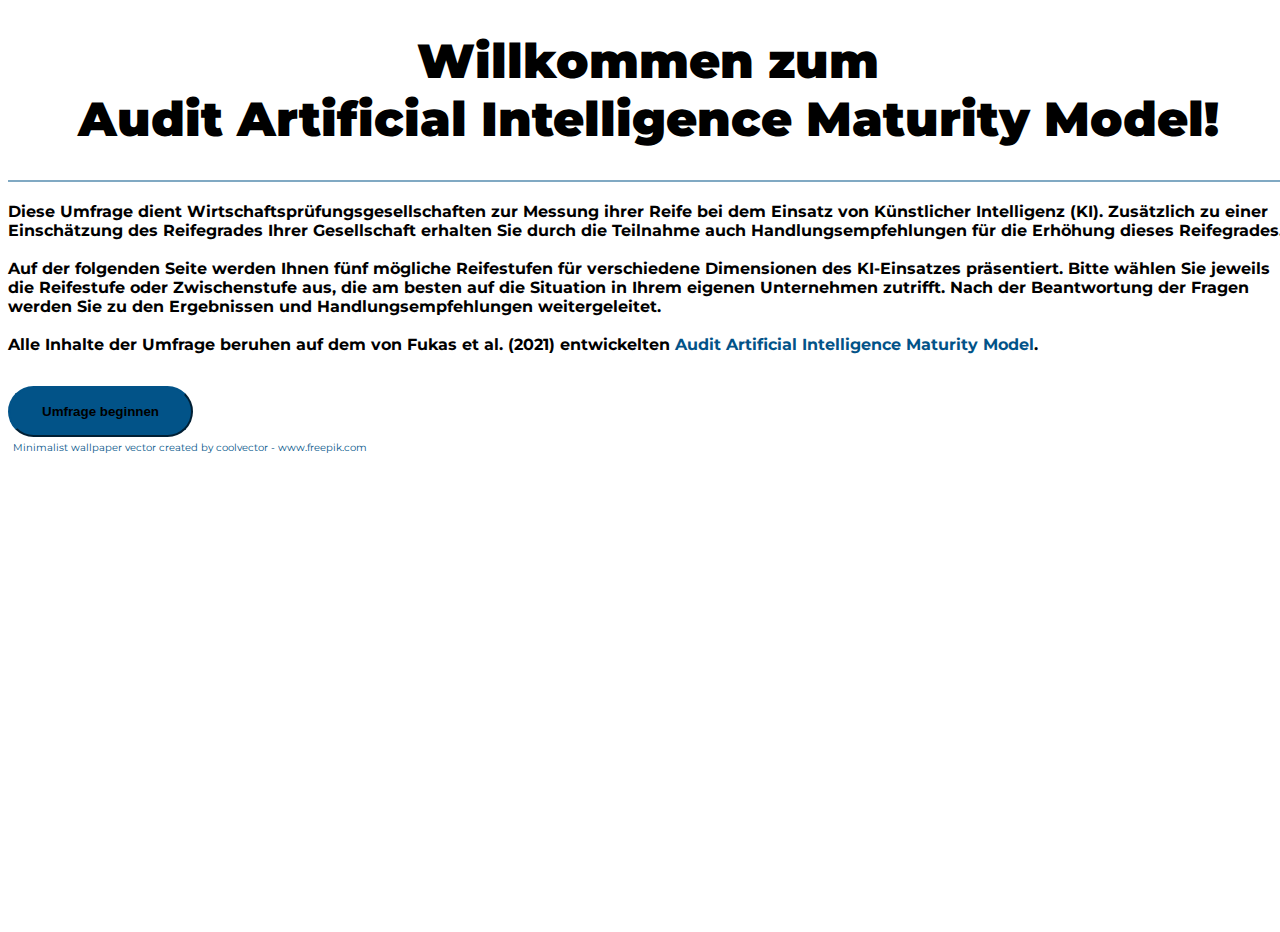
<file: index.html>
<!DOCTYPE html>
<html>
<head>
	<meta charset="utf-8">
	<meta name="viewport" content="width=device-width, initial-scale=1">
	<title>A-AIMM Startseite</title>
	    <link href="https://cdn.jsdelivr.net/npm/bootstrap@5.2.0/dist/css/bootstrap.min.css" rel="stylesheet" integrity="sha384-gH2yIJqKdNHPEq0n4Mqa/HGKIhSkIHeL5AyhkYV8i59U5AR6csBvApHHNl/vI1Bx" crossorigin="anonymous">
	<link rel="stylesheet" type="text/css" href="style.css">
 	<link href="https://fonts.googleapis.com/css2?family=Montserrat&display=swap" rel="stylesheet"> 
</head>

<body>
<div class="container d-flex align-items-center h-100">
      <div class="row">
        <header class="text-center col-12">
        	<h1><strong>Willkommen zum<br> Audit Artificial Intelligence Maturity Model!</strong></h1>
        </header>
       <section class="text-center col-12">
       	<hr>
         <p class="blocktext">
         	<strong>Diese Umfrage dient Wirtschaftsprüfungsgesellschaften zur Messung ihrer Reife bei dem Einsatz von Künstlicher Intelligenz (KI). Zusätzlich zu einer Einschätzung des Reifegrades Ihrer Gesellschaft erhalten Sie durch die Teilnahme auch Handlungsempfehlungen für die Erhöhung dieses Reifegrades. <br> <br>
	          Auf der folgenden Seite werden Ihnen fünf mögliche Reifestufen für verschiedene Dimensionen des KI-Einsatzes präsentiert. Bitte wählen Sie jeweils die Reifestufe oder Zwischenstufe aus, die am besten auf die Situation in Ihrem eigenen Unternehmen zutrifft. Nach der Beantwortung der Fragen werden Sie zu den Ergebnissen und Handlungsempfehlungen weitergeleitet.<br> <br>
	          Alle Inhalte der Umfrage beruhen auf dem von Fukas et al. (2021) entwickelten <a href= "https://www.researchgate.net/publication/352192517_Developing_an_Artificial_Intelligence_Maturity_Model_for_Auditing"><span class="Link-m">Audit Artificial Intelligence Maturity Model</span></a>.
	      </strong>
      </p>
          <div class="buffer col-12"></div>
          <a href="Fragebogen.html">
          <button class="btn btn-primary btn-xl">Umfrage beginnen</button>
          </a>
          </section>
      </div>
        </div>
      <a href="https://www.freepik.com/vectors/minimalist-wallpaper"><div class="Link-s">Minimalist wallpaper vector created by coolvector - www.freepik.com</div></a>
</body>
</html>
</file>
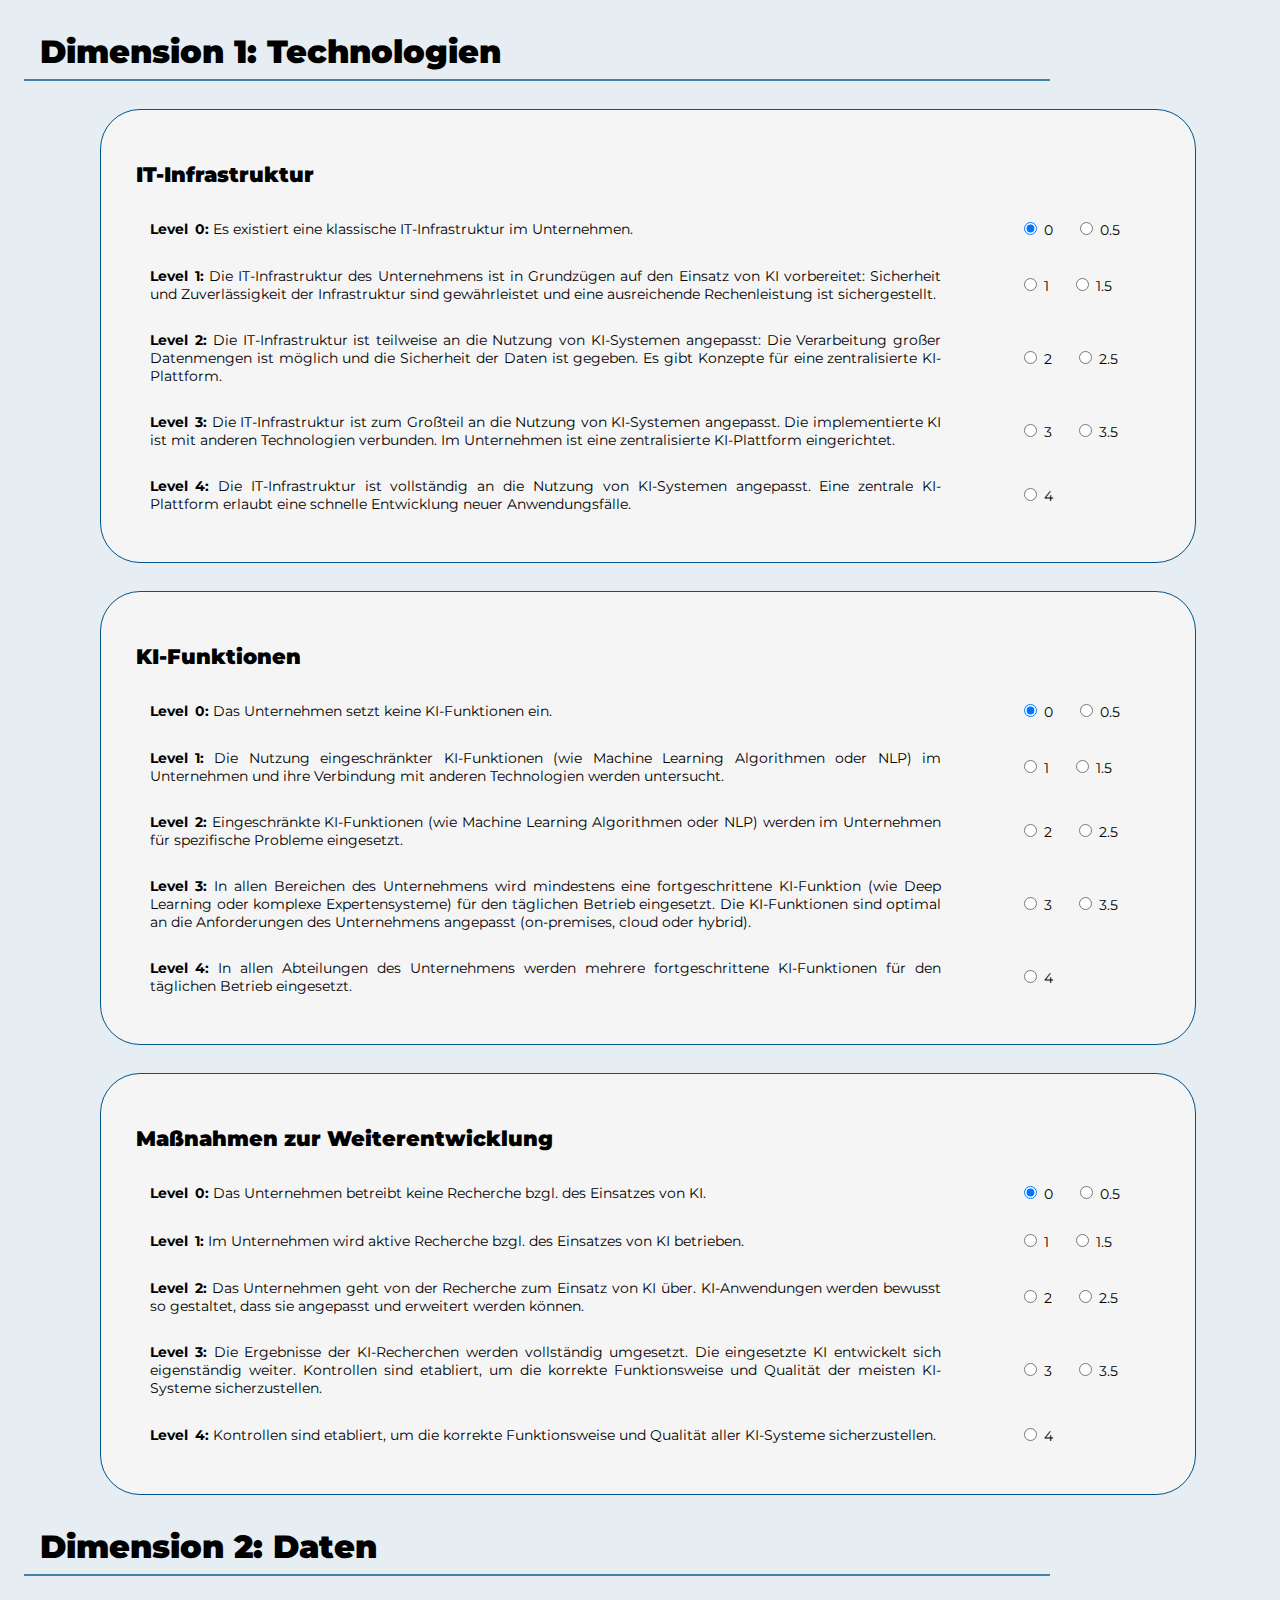
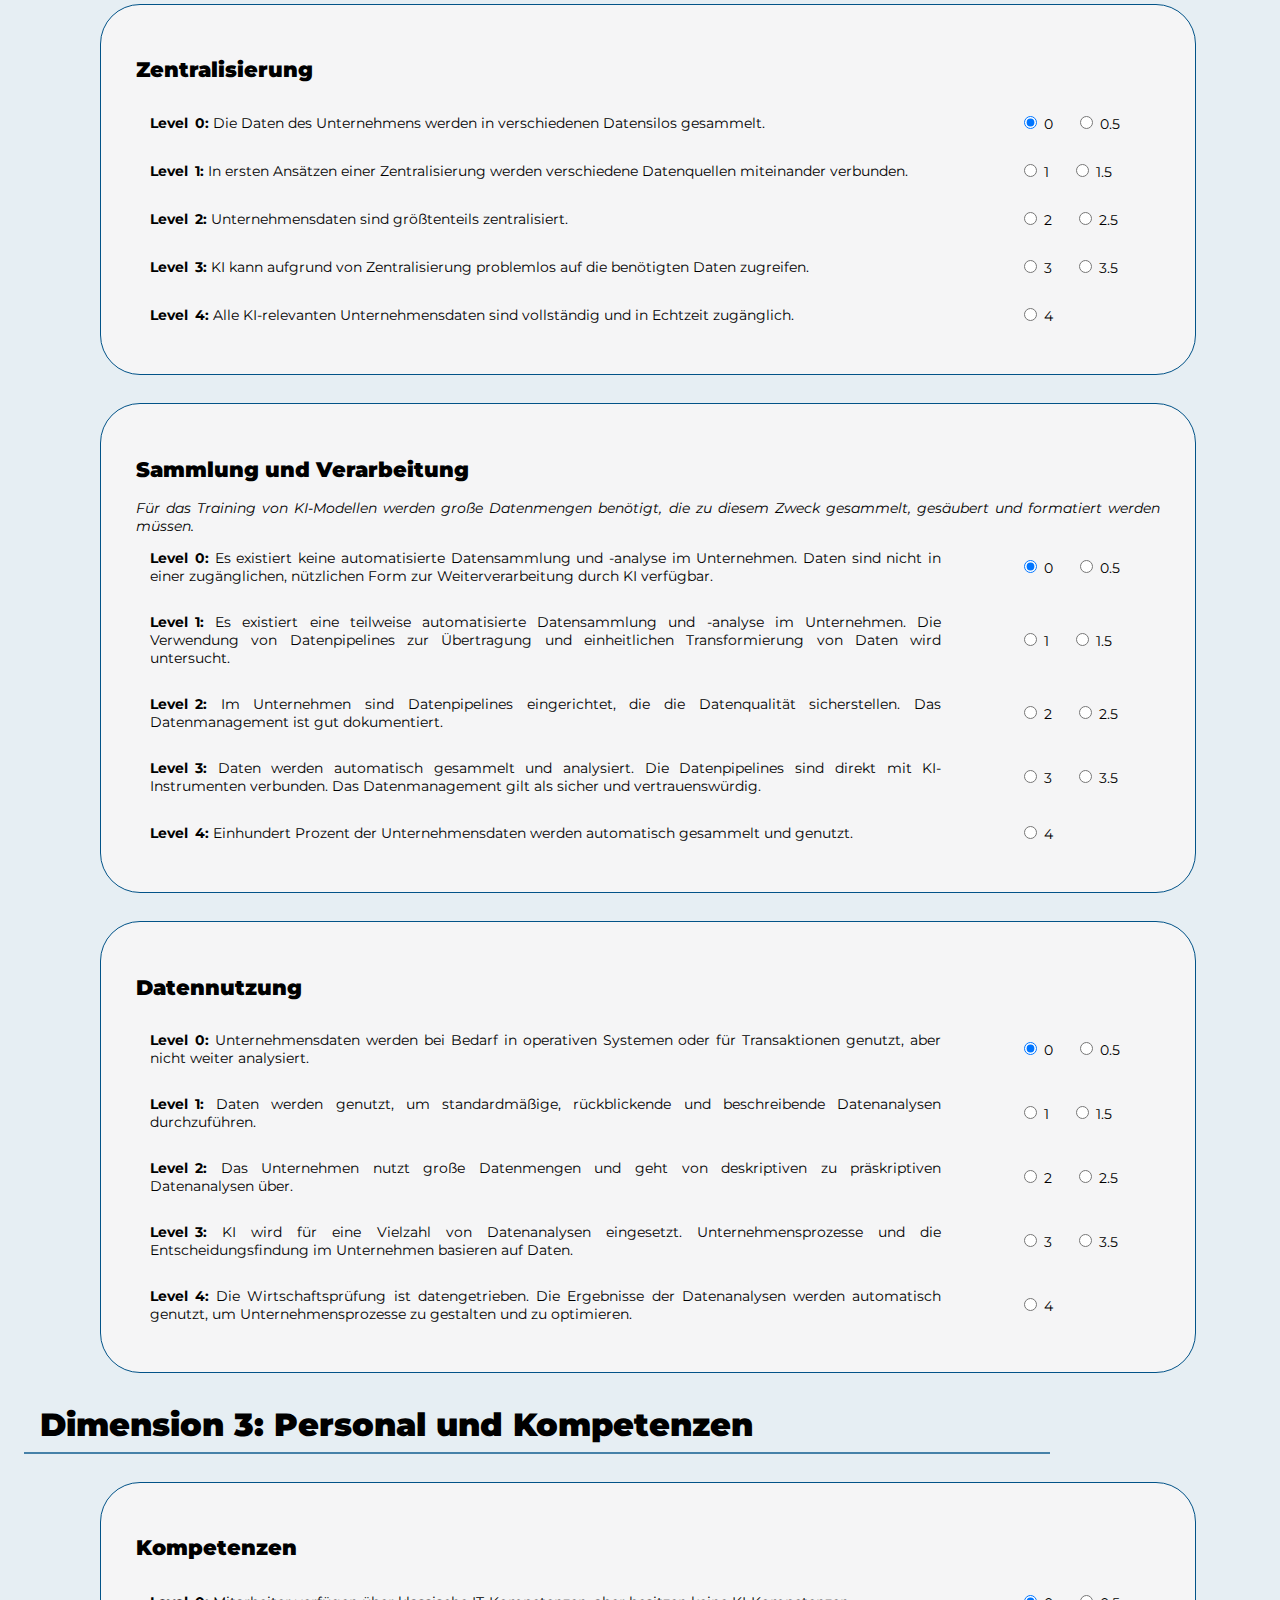
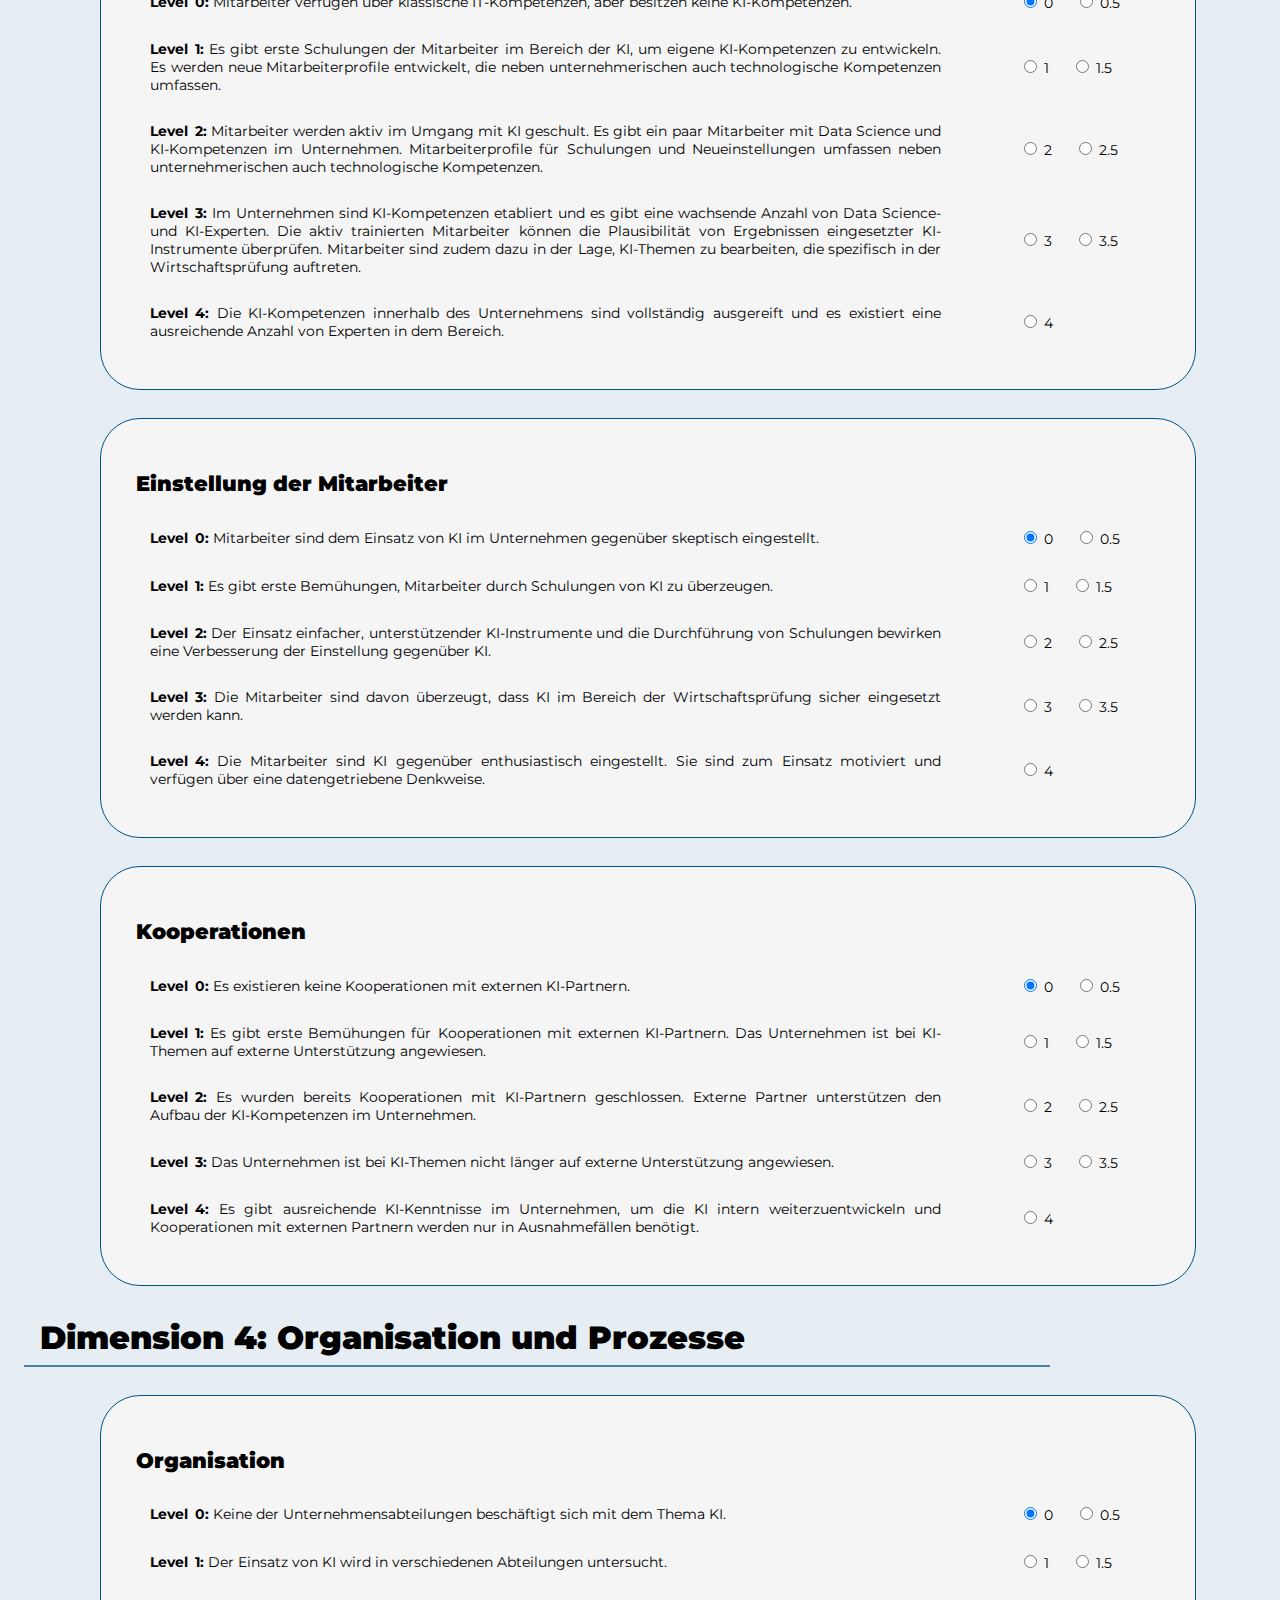
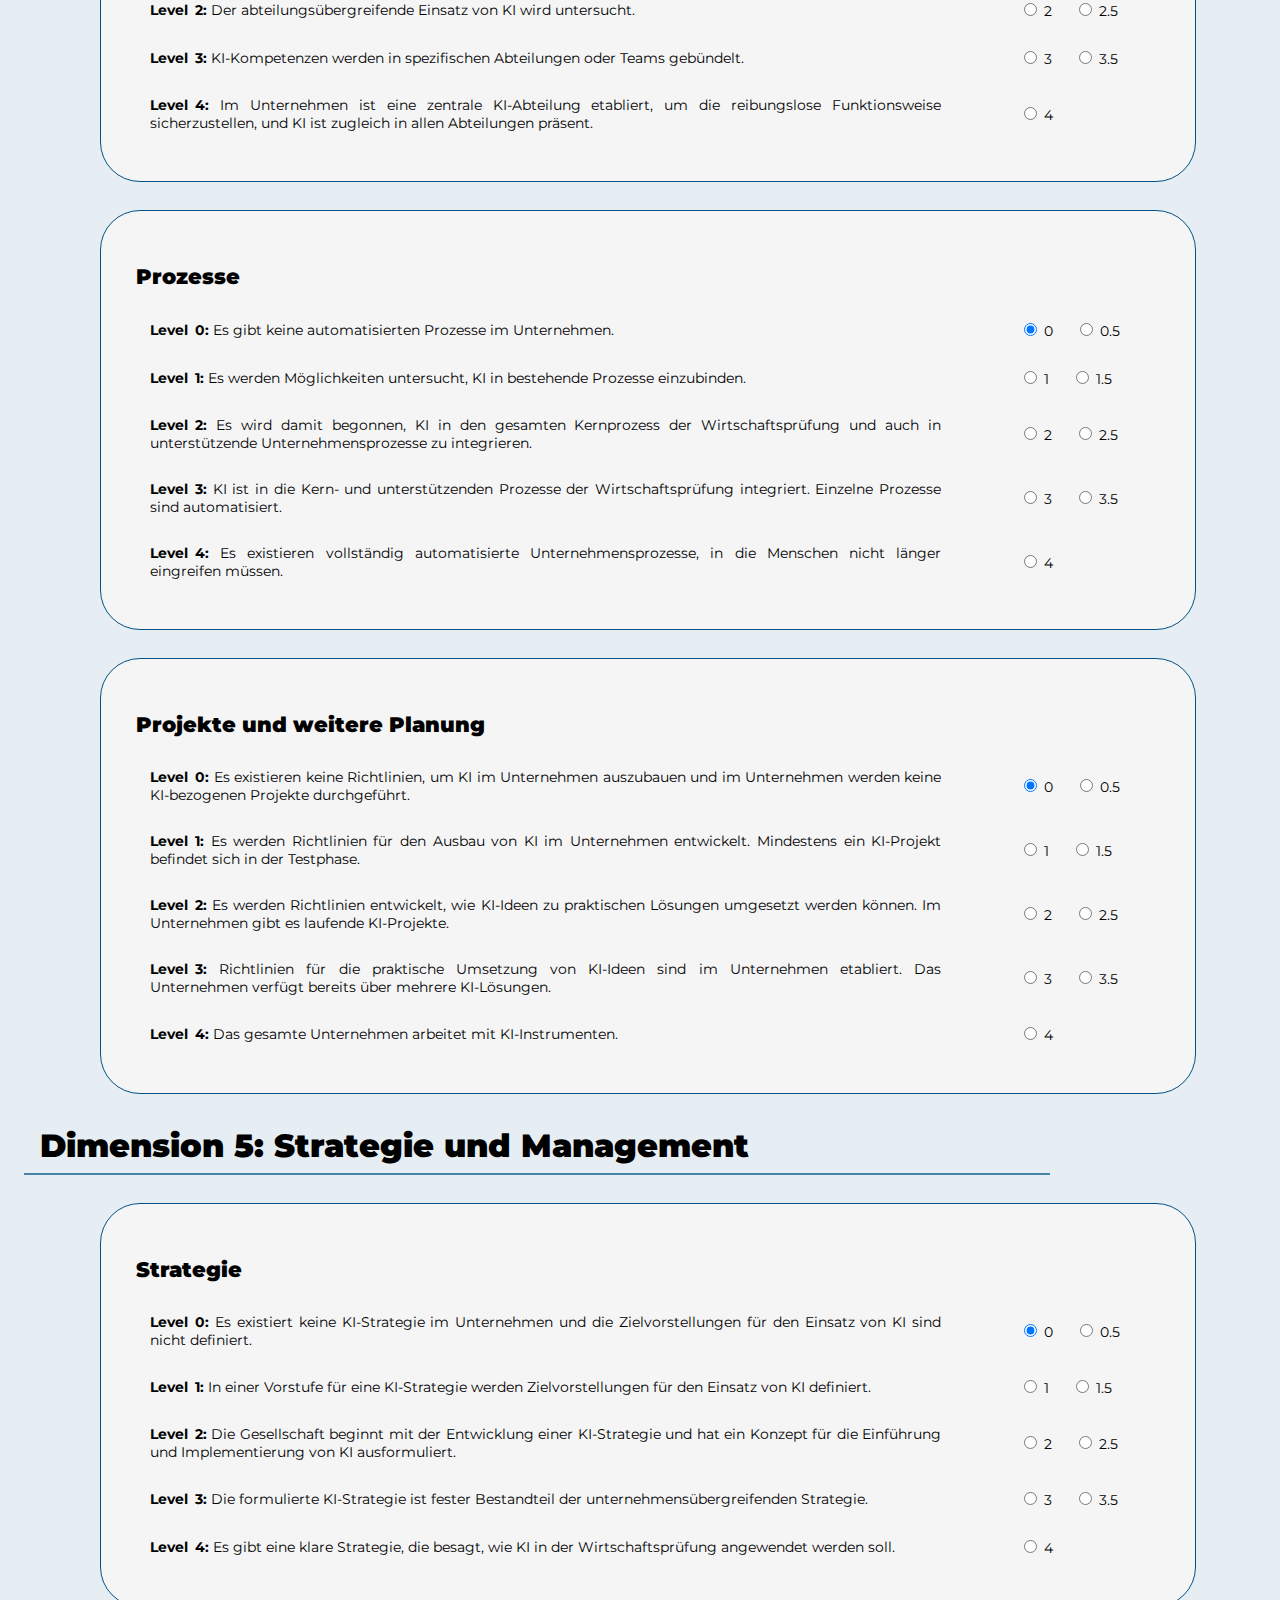
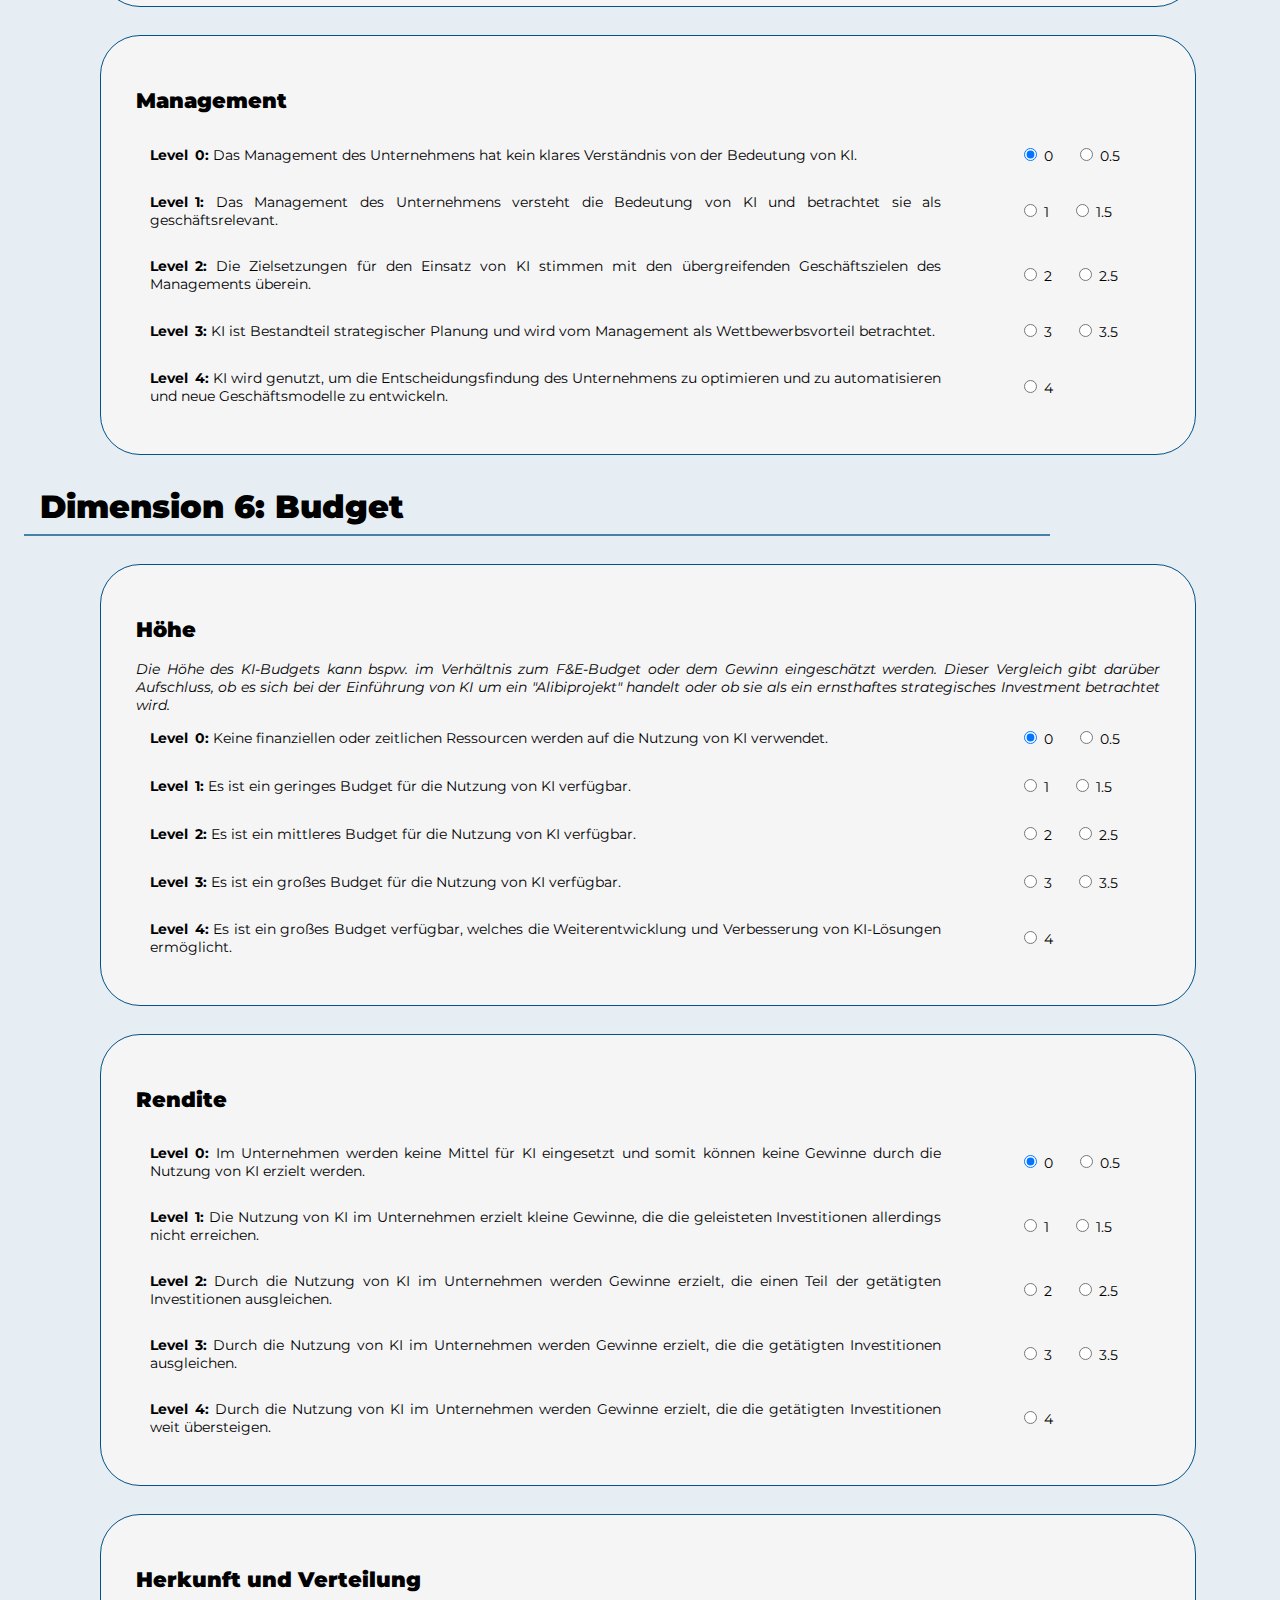
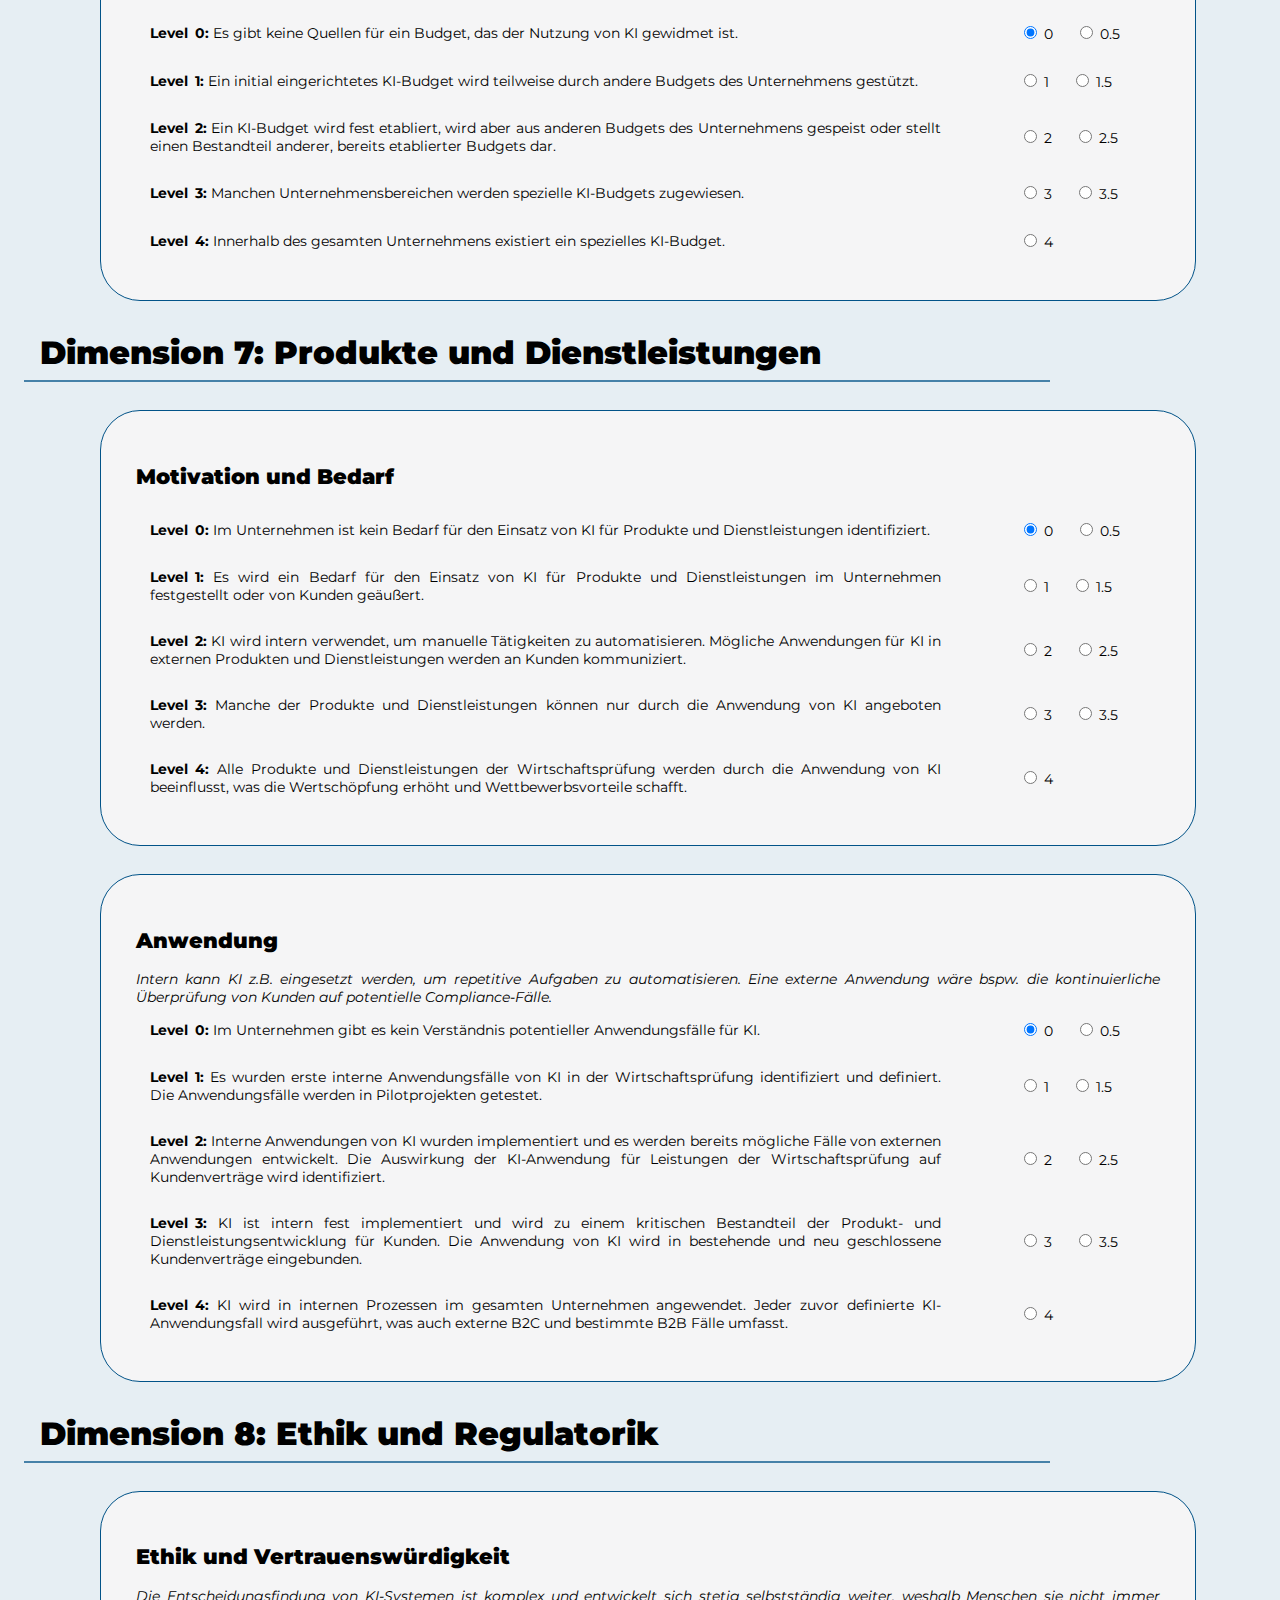
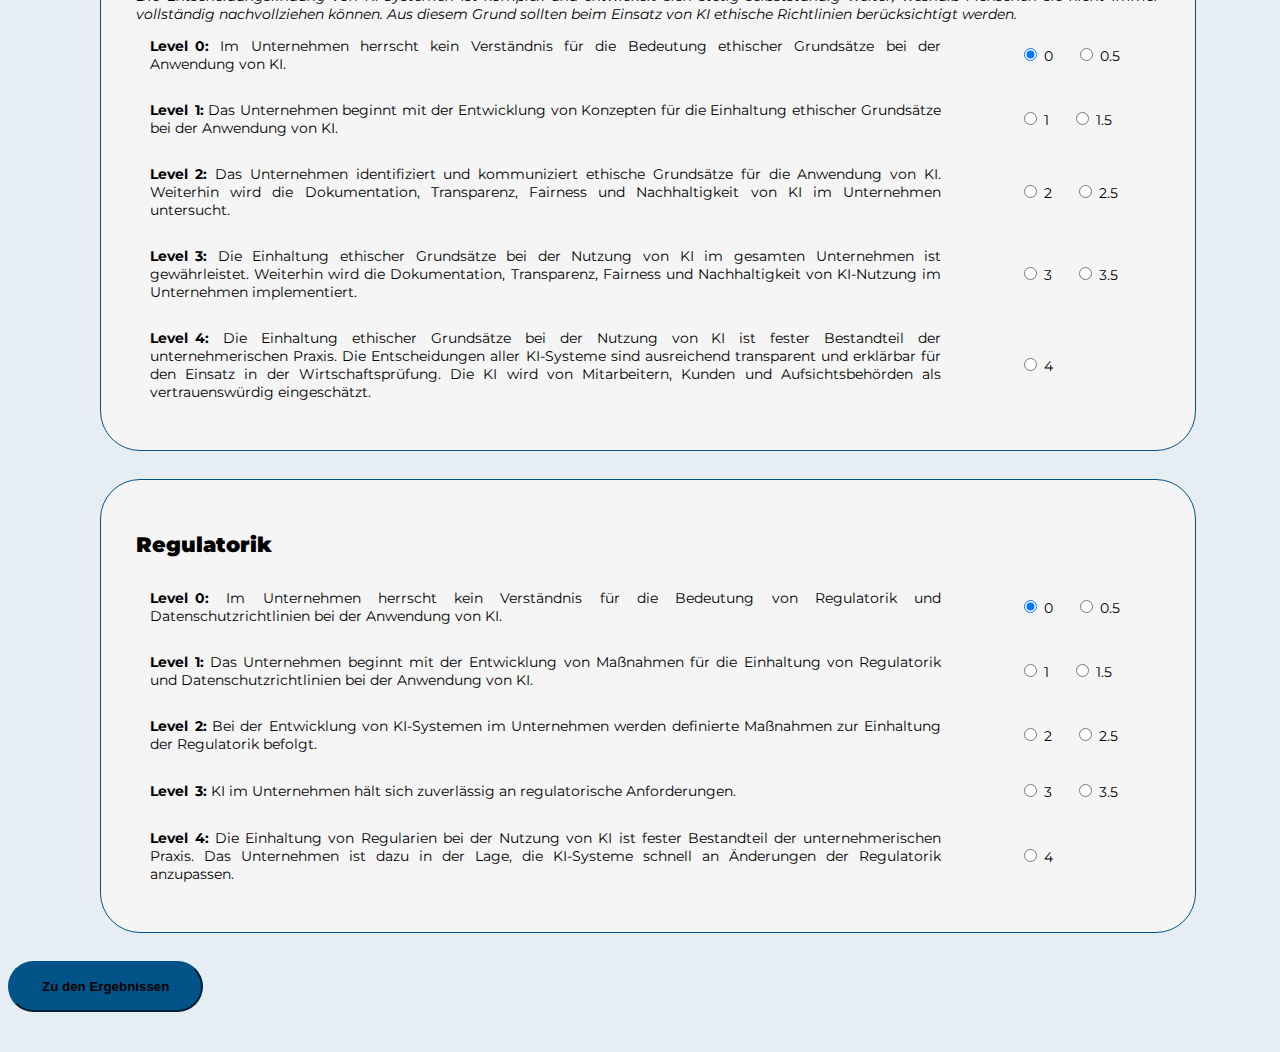
<file: Fragebogen.html>
<!DOCTYPE html>
<html>
<head>
	<meta charset="utf-8">
	<meta name="viewport" content="width=device-width, initial-scale=1">
	<title>
		A-AIMM Fragebogen
	</title>
		<link rel="stylesheet" href="https://cdn.jsdelivr.net/npm/bootstrap@5.2.0/dist/css/bootstrap.min.css" rel="stylesheet" integrity="sha384-gH2yIJqKdNHPEq0n4Mqa/HGKIhSkIHeL5AyhkYV8i59U5AR6csBvApHHNl/vI1Bx" crossorigin="anonymous">
	<link rel="stylesheet" type="text/css" href="style2.css">
 	<link href="https://fonts.googleapis.com/css2?family=Montserrat&display=swap" rel="stylesheet"> 
</head>
<body>
	<!-- Dimension 1: Technologien -->
	<h1><strong>Dimension 1: Technologien</strong></h1><hr>
	<div class="Fragenblock"><h2><strong>IT-Infrastruktur</strong></h2>
		<form>
			<div class="container">
				<div class="Frage"><strong>Level&ensp;0:</strong> Es existiert eine klassische IT-Infrastruktur im Unternehmen.</div>
				<div class="Boxen1"><input type="radio" name="Infrastruktur" value="0" checked="checked"> 0 &emsp;  <input type="radio" name="Infrastruktur" value="0.5"> 0.5</div>
				<div class="Frage"><strong>Level&ensp;1:</strong> Die IT-Infrastruktur des Unternehmens ist in Grundzügen auf den Einsatz von KI vorbereitet: Sicherheit und Zuverlässigkeit der Infrastruktur sind gewährleistet und eine ausreichende Rechenleistung ist sichergestellt.</div>
				<div class="Boxen1"><input type="radio" name="Infrastruktur" value="1"> 1 &emsp; <input type="radio" name="Infrastruktur" value="1.5"> 1.5</div>
				<div class="Frage"><strong>Level&ensp;2:</strong> Die IT-Infrastruktur ist teilweise an die Nutzung von KI-Systemen angepasst: Die Verarbeitung großer Datenmengen ist möglich und die Sicherheit der Daten ist gegeben. Es gibt Konzepte für eine zentralisierte KI-Plattform.</div>
				<div class="Boxen1"><input type="radio" name="Infrastruktur" value="2"> 2 &emsp; <input type="radio" name="Infrastruktur" value="2.5"> 2.5</div>
				<div class="Frage"><strong>Level&ensp;3:</strong> Die IT-Infrastruktur ist zum Großteil an die Nutzung von KI-Systemen angepasst. Die implementierte KI ist mit anderen Technologien verbunden. Im Unternehmen ist eine zentralisierte KI-Plattform eingerichtet.</div>
				<div class="Boxen1"><input type="radio" name="Infrastruktur" value="3"> 3 &emsp; <input type="radio" name="Infrastruktur" value="3.5"> 3.5</div>
				<div class="Frage"><strong>Level&ensp;4:</strong> Die IT-Infrastruktur ist vollständig an die Nutzung von KI-Systemen angepasst. Eine zentrale KI-Plattform erlaubt eine schnelle Entwicklung neuer Anwendungsfälle.</div>
				<div class="Boxen1"><input type="radio" name="Infrastruktur" value="4"> 4</div></div>
		</div></form>
	<div class="Fragenblock"><h2><strong>KI-Funktionen</strong></h2>
				<div class="container">
					<div class="Frage"><strong>Level&ensp;0:</strong> Das Unternehmen setzt keine KI-Funktionen ein.</div>
					<div class="Boxen2"><input type="radio" name="KI-Funktionen" value="0" checked="checked"> 0 &emsp;  <input type="radio" name="KI-Funktionen" value="0.5"> 0.5</div>
					<div class="Frage"><strong>Level&ensp;1:</strong> Die Nutzung eingeschränkter KI-Funktionen (wie Machine Learning Algorithmen oder NLP) im Unternehmen und ihre Verbindung mit anderen Technologien werden untersucht.</div>
					<div class="Boxen2"><input type="radio" name="KI-Funktionen" value="1"> 1 &emsp; <input type="radio" name="KI-Funktionen" value="1.5"> 1.5</div>
					<div class="Frage"><strong>Level&ensp;2:</strong> Eingeschränkte KI-Funktionen (wie Machine Learning Algorithmen oder NLP)  werden im Unternehmen für spezifische Probleme eingesetzt.</div>
					<div class="Boxen2"><input type="radio" name="KI-Funktionen" value="2"> 2 &emsp; <input type="radio" name="KI-Funktionen" value="2.5"> 2.5</div>
					<div class="Frage"><strong>Level&ensp;3:</strong> In allen Bereichen des Unternehmens wird mindestens eine fortgeschrittene KI-Funktion (wie Deep Learning oder komplexe Expertensysteme) für den täglichen Betrieb eingesetzt. Die KI-Funktionen sind optimal an die Anforderungen des Unternehmens angepasst (on-premises, cloud oder hybrid).</div>
					<div class="Boxen2"><input type="radio" name="KI-Funktionen" value="3"> 3 &emsp; <input type="radio" name="KI-Funktionen" value="3.5"> 3.5</div>
					<div class="Frage"><strong>Level&ensp;4:</strong> In allen Abteilungen des Unternehmens werden mehrere fortgeschrittene KI-Funktionen für den täglichen Betrieb eingesetzt.</div>
					<div class="Boxen2"><input type="radio" name="KI-Funktionen" value="4"> 4</div></div>
		</div>
	<div class="Fragenblock"><h2><strong>Maßnahmen zur Weiterentwicklung</strong></h2>
				<div class="container">
					<div class="Frage"><strong>Level&ensp;0:</strong> Das Unternehmen betreibt keine Recherche bzgl. des Einsatzes von KI.</div>
					<div class="Boxen3"><input type="radio" name="Maßnahmen" value="0" checked="checked"> 0 &emsp;  <input type="radio" name="Maßnahmen" value="0.5"> 0.5</div>
					<div class="Frage"><strong>Level&ensp;1:</strong> Im Unternehmen wird aktive Recherche bzgl. des Einsatzes von KI betrieben.</div>
					<div class="Boxen3"><input type="radio" name="Maßnahmen" value="1"> 1 &emsp; <input type="radio" name="Maßnahmen" value="1.5"> 1.5</div>
					<div class="Frage"><strong>Level&ensp;2:</strong> Das Unternehmen geht von der Recherche zum Einsatz von KI über. KI-Anwendungen werden bewusst so gestaltet, dass sie angepasst und erweitert werden können. </div>
					<div class="Boxen3"><input type="radio" name="Maßnahmen" value="2"> 2 &emsp; <input type="radio" name="Maßnahmen" value="2.5"> 2.5</div>
					<div class="Frage"><strong>Level&ensp;3:</strong> Die Ergebnisse der KI-Recherchen werden vollständig umgesetzt. Die eingesetzte KI entwickelt sich eigenständig weiter. Kontrollen sind etabliert, um die korrekte Funktionsweise und Qualität der meisten KI-Systeme sicherzustellen.</div>
					<div class="Boxen3"><input type="radio" name="Maßnahmen" value="3"> 3 &emsp; <input type="radio" name="Maßnahmen" value="3.5"> 3.5</div>
					<div class="Frage"><strong>Level&ensp;4:</strong> Kontrollen sind etabliert, um die korrekte Funktionsweise und Qualität aller KI-Systeme sicherzustellen.</div>
					<div class="Boxen3"><input type="radio" name="Maßnahmen" value="4"> 4</div></div>
		</div>
	<!-- Dimension 2: Daten -->
		<h1><strong>Dimension 2: Daten</strong></h1><hr>
	<div class="Fragenblock"><h2><strong>Zentralisierung</strong></h2>
		<form>
			<div class="container">
				<div class="Frage"><strong>Level&ensp;0:</strong> Die Daten des Unternehmens werden in verschiedenen Datensilos gesammelt. </div>
				<div class="Boxen4"><input type="radio" name="Zentralisierung" value="0" checked="checked"> 0 &emsp;  <input type="radio" name="Zentralisierung" value="0.5"> 0.5</div>
				<div class="Frage"><strong>Level&ensp;1:</strong> In ersten Ansätzen einer Zentralisierung werden verschiedene Datenquellen miteinander verbunden.</div>
				<div class="Boxen4"><input type="radio" name="Zentralisierung" value="1"> 1 &emsp; <input type="radio" name="Zentralisierung" value="1.5"> 1.5</div>
				<div class="Frage"><strong>Level&ensp;2:</strong> Unternehmensdaten sind größtenteils zentralisiert.</div>
				<div class="Boxen4"><input type="radio" name="Zentralisierung" value="2"> 2 &emsp; <input type="radio" name="Zentralisierung" value="2.5"> 2.5</div>
				<div class="Frage"><strong>Level&ensp;3:</strong> KI kann aufgrund von Zentralisierung problemlos auf die benötigten Daten zugreifen.</div>
				<div class="Boxen4"><input type="radio" name="Zentralisierung" value="3"> 3 &emsp; <input type="radio" name="Zentralisierung" value="3.5"> 3.5</div>
				<div class="Frage"><strong>Level&ensp;4:</strong> Alle KI-relevanten Unternehmensdaten sind vollständig und in Echtzeit zugänglich.</div>
				<div class="Boxen4"><input type="radio" name="Zentralisierung" value="4"> 4</div></div>
		</div></form>
	<div class="Fragenblock"><h2><strong>Sammlung und Verarbeitung</strong></h2>
		<em>Für das Training von KI-Modellen werden große Datenmengen benötigt, die zu diesem Zweck gesammelt, gesäubert und formatiert werden müssen.</em>
				<div class="container">
					<div class="Frage"><strong>Level&ensp;0:</strong> Es existiert keine automatisierte Datensammlung und -analyse im Unternehmen. Daten sind nicht in einer zugänglichen, nützlichen Form zur Weiterverarbeitung durch KI verfügbar.</div>
					<div class="Boxen5"><input type="radio" name="Sammlung" value="0" checked="checked"> 0 &emsp;  <input type="radio" name="Sammlung" value="0.5"> 0.5</div>
					<div class="Frage"><strong>Level&ensp;1:</strong> Es existiert eine teilweise automatisierte Datensammlung und -analyse im Unternehmen. Die Verwendung von Datenpipelines zur Übertragung und einheitlichen Transformierung von Daten wird untersucht.</div>
					<div class="Boxen5"><input type="radio" name="Sammlung" value="1"> 1 &emsp; <input type="radio" name="Sammlung" value="1.5"> 1.5</div>
					<div class="Frage"><strong>Level&ensp;2:</strong> Im Unternehmen sind Datenpipelines eingerichtet, die die Datenqualität sicherstellen. Das Datenmanagement ist gut dokumentiert.</div>
					<div class="Boxen5"><input type="radio" name="Sammlung" value="2"> 2 &emsp; <input type="radio" name="Sammlung" value="2.5"> 2.5</div>
					<div class="Frage"><strong>Level&ensp;3:</strong> Daten werden automatisch gesammelt und analysiert. Die Datenpipelines sind direkt mit KI-Instrumenten verbunden. Das Datenmanagement gilt als sicher und vertrauenswürdig.</div>
					<div class="Boxen5"><input type="radio" name="Sammlung" value="3"> 3 &emsp; <input type="radio" name="Sammlung" value="3.5"> 3.5</div>
					<div class="Frage"><strong>Level&ensp;4:</strong> Einhundert Prozent der Unternehmensdaten werden automatisch gesammelt und genutzt.</div>
					<div class="Boxen5"><input type="radio" name="Sammlung" value="4"> 4</div></div>
		</div>
	<div class="Fragenblock"><h2><strong>Datennutzung</strong></h2>
				<div class="container">
					<div class="Frage"><strong>Level&ensp;0:</strong> Unternehmensdaten werden bei Bedarf in operativen Systemen oder für Transaktionen genutzt, aber nicht weiter analysiert.</div>
					<div class="Boxen6"><input type="radio" name="Datennutzung" value="0" checked="checked"> 0 &emsp;  <input type="radio" name="Datennutzung" value="0.5"> 0.5</div>
					<div class="Frage"><strong>Level&ensp;1:</strong> Daten werden genutzt, um standardmäßige, rückblickende und beschreibende Datenanalysen durchzuführen.</div>
					<div class="Boxen6"><input type="radio" name="Datennutzung" value="1"> 1 &emsp; <input type="radio" name="Datennutzung" value="1.5"> 1.5</div>
					<div class="Frage"><strong>Level&ensp;2:</strong> Das Unternehmen nutzt große Datenmengen und geht von deskriptiven zu präskriptiven Datenanalysen über. </div>
					<div class="Boxen6"><input type="radio" name="Datennutzung" value="2"> 2 &emsp; <input type="radio" name="Datennutzung" value="2.5"> 2.5</div>
					<div class="Frage"><strong>Level&ensp;3:</strong> KI wird für eine Vielzahl von Datenanalysen eingesetzt.
					Unternehmensprozesse und die Entscheidungsfindung im Unternehmen basieren auf Daten.</div>
					<div class="Boxen6"><input type="radio" name="Datennutzung" value="3"> 3 &emsp; <input type="radio" name="Datennutzung" value="3.5"> 3.5</div>
					<div class="Frage"><strong>Level&ensp;4:</strong> Die Wirtschaftsprüfung ist datengetrieben. Die Ergebnisse der Datenanalysen werden automatisch genutzt, um Unternehmensprozesse zu gestalten und zu optimieren.</div>
					<div class="Boxen6"><input type="radio" name="Datennutzung" value="4"> 4</div></div>
		</div>
	<!-- Dimension 3: Personal und Kompetenzen -->
	<h1><strong>Dimension 3: Personal und Kompetenzen</strong></h1><hr>
	<div class="Fragenblock"><h2><strong>Kompetenzen</strong></h2>
		<form>
			<div class="container">
				<div class="Frage"><strong>Level&ensp;0:</strong> Mitarbeiter verfügen über klassische IT-Kompetenzen, aber besitzen keine KI-Kompetenzen. </div>
				<div class="Boxen7"><input type="radio" name="Kompetenzen" value="0" checked="checked"> 0 &emsp;  <input type="radio" name="Kompetenzen" value="0.5"> 0.5</div>
				<div class="Frage"><strong>Level&ensp;1:</strong> Es gibt erste Schulungen der Mitarbeiter im Bereich der KI, um eigene KI-Kompetenzen zu entwickeln. Es werden neue Mitarbeiterprofile entwickelt, die neben unternehmerischen auch technologische Kompetenzen umfassen.</div>
				<div class="Boxen7"><input type="radio" name="Kompetenzen" value="1"> 1 &emsp; <input type="radio" name="Kompetenzen" value="1.5"> 1.5</div>
				<div class="Frage"><strong>Level&ensp;2:</strong> Mitarbeiter werden aktiv im Umgang mit KI geschult. Es gibt ein paar Mitarbeiter mit Data Science und KI-Kompetenzen im Unternehmen. Mitarbeiterprofile für Schulungen und Neueinstellungen umfassen neben unternehmerischen auch technologische Kompetenzen.</div>
				<div class="Boxen7"><input type="radio" name="Kompetenzen" value="2"> 2 &emsp; <input type="radio" name="Kompetenzen" value="2.5"> 2.5</div>
				<div class="Frage"><strong>Level&ensp;3:</strong> Im Unternehmen sind KI-Kompetenzen etabliert und es gibt eine wachsende Anzahl von Data Science- und KI-Experten. Die aktiv trainierten Mitarbeiter können die Plausibilität von Ergebnissen eingesetzter KI-Instrumente überprüfen. Mitarbeiter sind zudem dazu in der Lage, KI-Themen zu bearbeiten, die spezifisch in der Wirtschaftsprüfung auftreten.</div>
				<div class="Boxen7"><input type="radio" name="Kompetenzen" value="3"> 3 &emsp; <input type="radio" name="Kompetenzen" value="3.5"> 3.5</div>
				<div class="Frage"><strong>Level&ensp;4:</strong> Die KI-Kompetenzen innerhalb des Unternehmens sind vollständig ausgereift und es existiert eine ausreichende Anzahl von Experten in dem Bereich.</div>
				<div class="Boxen7"><input type="radio" name="Kompetenzen" value="4"> 4</div></div>
		</div></form>
	<div class="Fragenblock"><h2><strong>Einstellung der Mitarbeiter</strong></h2>
				<div class="container">
					<div class="Frage"><strong>Level&ensp;0:</strong> Mitarbeiter sind dem Einsatz von KI im Unternehmen gegenüber skeptisch eingestellt.</div>
					<div class="Boxen8"><input type="radio" name="Mitarbeiter" value="0" checked="checked"> 0 &emsp;  <input type="radio" name="Mitarbeiter" value="0.5"> 0.5</div>
					<div class="Frage"><strong>Level&ensp;1:</strong> Es gibt erste Bemühungen, Mitarbeiter durch Schulungen von KI zu überzeugen. </div>
					<div class="Boxen8"><input type="radio" name="Mitarbeiter" value="1"> 1 &emsp; <input type="radio" name="Mitarbeiter" value="1.5"> 1.5</div>
					<div class="Frage"><strong>Level&ensp;2:</strong> Der Einsatz einfacher, unterstützender KI-Instrumente und die Durchführung von Schulungen bewirken eine Verbesserung der Einstellung gegenüber KI.</div>
					<div class="Boxen8"><input type="radio" name="Mitarbeiter" value="2"> 2 &emsp; <input type="radio" name="Mitarbeiter" value="2.5"> 2.5</div>
					<div class="Frage"><strong>Level&ensp;3:</strong> Die Mitarbeiter sind davon überzeugt, dass KI im Bereich der Wirtschaftsprüfung sicher eingesetzt werden kann.</div>
					<div class="Boxen8"><input type="radio" name="Mitarbeiter" value="3"> 3 &emsp; <input type="radio" name="Mitarbeiter" value="3.5"> 3.5</div>
					<div class="Frage"><strong>Level&ensp;4:</strong> Die Mitarbeiter sind KI gegenüber enthusiastisch eingestellt. Sie sind zum Einsatz motiviert und verfügen über eine datengetriebene Denkweise.</div>
					<div class="Boxen8"><input type="radio" name="Mitarbeiter" value="4"> 4</div></div>
		</div>
	<div class="Fragenblock"><h2><strong>Kooperationen</strong></h2>
				<div class="container">
					<div class="Frage"><strong>Level&ensp;0:</strong> Es existieren keine Kooperationen mit externen KI-Partnern.</div>
					<div class="Boxen9"><input type="radio" name="Kooperationen" value="0" checked="checked"> 0 &emsp;  <input type="radio" name="Kooperationen" value="0.5"> 0.5</div>
					<div class="Frage"><strong>Level&ensp;1:</strong> Es gibt erste Bemühungen für Kooperationen mit externen KI-Partnern. Das Unternehmen ist bei KI-Themen auf externe Unterstützung angewiesen. </div>
					<div class="Boxen9"><input type="radio" name="Kooperationen" value="1"> 1 &emsp; <input type="radio" name="Kooperationen" value="1.5"> 1.5</div>
					<div class="Frage"><strong>Level&ensp;2:</strong> Es wurden bereits Kooperationen mit KI-Partnern geschlossen. Externe Partner unterstützen den Aufbau der KI-Kompetenzen im Unternehmen. </div>
					<div class="Boxen9"><input type="radio" name="Kooperationen" value="2"> 2 &emsp; <input type="radio" name="Kooperationen" value="2.5"> 2.5</div>
					<div class="Frage"><strong>Level&ensp;3:</strong> Das Unternehmen ist bei KI-Themen nicht länger auf externe Unterstützung angewiesen.</div>
					<div class="Boxen9"><input type="radio" name="Kooperationen" value="3"> 3 &emsp; <input type="radio" name="Kooperationen" value="3.5"> 3.5</div>
					<div class="Frage"><strong>Level&ensp;4:</strong> Es gibt ausreichende KI-Kenntnisse im Unternehmen, um die KI intern weiterzuentwickeln und Kooperationen mit externen Partnern werden nur in Ausnahmefällen benötigt. </div>
					<div class="Boxen9"><input type="radio" name="Kooperationen" value="4"> 4</div></div>
		</div>
	<!-- Dimension 4: Organisation und Prozesse -->
	<h1><strong>Dimension 4: Organisation und Prozesse</strong></h1><hr>
	<div class="Fragenblock"><h2><strong>Organisation</strong></h2>
		<form>
			<div class="container">
				<div class="Frage"><strong>Level&ensp;0:</strong> Keine der Unternehmensabteilungen beschäftigt sich mit dem Thema KI. </div>
				<div class="Boxen10"><input type="radio" name="Organisation" value="0" checked="checked"> 0 &emsp;  <input type="radio" name="Organisation" value="0.5"> 0.5</div>
				<div class="Frage"><strong>Level&ensp;1:</strong> Der Einsatz von KI wird in verschiedenen Abteilungen untersucht. </div>
				<div class="Boxen10"><input type="radio" name="Organisation" value="1"> 1 &emsp; <input type="radio" name="Organisation" value="1.5"> 1.5</div>
				<div class="Frage"><strong>Level&ensp;2:</strong> Der abteilungsübergreifende Einsatz von KI wird untersucht. </div>
				<div class="Boxen10"><input type="radio" name="Organisation" value="2"> 2 &emsp; <input type="radio" name="Organisation" value="2.5"> 2.5</div>
				<div class="Frage"><strong>Level&ensp;3:</strong> KI-Kompetenzen werden in spezifischen Abteilungen oder Teams gebündelt.</div>
				<div class="Boxen10"><input type="radio" name="Organisation" value="3"> 3 &emsp; <input type="radio" name="Organisation" value="3.5"> 3.5</div>
				<div class="Frage"><strong>Level&ensp;4:</strong> Im Unternehmen ist eine zentrale KI-Abteilung etabliert, um die reibungslose Funktionsweise sicherzustellen, und KI ist zugleich in allen Abteilungen präsent.</div>
				<div class="Boxen10"><input type="radio" name="Organisation" value="4"> 4</div></div>
		</div></form>
	<div class="Fragenblock"><h2><strong>Prozesse</strong></h2>
				<div class="container">
					<div class="Frage"><strong>Level&ensp;0:</strong> Es gibt keine automatisierten Prozesse im Unternehmen.</div>
					<div class="Boxen11"><input type="radio" name="Prozesse" value="0" checked="checked"> 0 &emsp;  <input type="radio" name="Prozesse" value="0.5"> 0.5</div>
					<div class="Frage"><strong>Level&ensp;1:</strong> Es werden Möglichkeiten untersucht, KI in bestehende Prozesse einzubinden.</div>
					<div class="Boxen11"><input type="radio" name="Prozesse" value="1"> 1 &emsp; <input type="radio" name="Prozesse" value="1.5"> 1.5</div>
					<div class="Frage"><strong>Level&ensp;2:</strong> Es wird damit begonnen, KI in den gesamten Kernprozess der Wirtschaftsprüfung und auch in unterstützende Unternehmensprozesse zu integrieren.</div>
					<div class="Boxen11"><input type="radio" name="Prozesse" value="2"> 2 &emsp; <input type="radio" name="Prozesse" value="2.5"> 2.5</div>
					<div class="Frage"><strong>Level&ensp;3:</strong> KI ist in die Kern- und unterstützenden Prozesse der Wirtschaftsprüfung integriert. Einzelne Prozesse sind automatisiert.</div>
					<div class="Boxen11"><input type="radio" name="Prozesse" value="3"> 3 &emsp; <input type="radio" name="Prozesse" value="3.5"> 3.5</div>
					<div class="Frage"><strong>Level&ensp;4:</strong> Es existieren vollständig automatisierte Unternehmensprozesse, in die Menschen nicht länger eingreifen müssen.</div>
					<div class="Boxen11"><input type="radio" name="Prozesse" value="4"> 4</div></div>
		</div>
	<div class="Fragenblock"><h2><strong>Projekte und weitere Planung</strong></h2>
				<div class="container">
					<div class="Frage"><strong>Level&ensp;0:</strong> Es existieren keine Richtlinien, um KI im Unternehmen auszubauen und im Unternehmen werden keine KI-bezogenen Projekte durchgeführt.</div>
					<div class="Boxen12"><input type="radio" name="Projekte" value="0" checked="checked"> 0 &emsp;  <input type="radio" name="Projekte" value="0.5"> 0.5</div>
					<div class="Frage"><strong>Level&ensp;1:</strong> Es werden Richtlinien für den Ausbau von KI im Unternehmen entwickelt. Mindestens ein KI-Projekt befindet sich in der Testphase.</div>
					<div class="Boxen12"><input type="radio" name="Projekte" value="1"> 1 &emsp; <input type="radio" name="Projekte" value="1.5"> 1.5</div>
					<div class="Frage"><strong>Level&ensp;2:</strong> Es werden Richtlinien entwickelt, wie KI-Ideen zu praktischen Lösungen umgesetzt werden können. Im Unternehmen gibt es laufende KI-Projekte. </div>
					<div class="Boxen12"><input type="radio" name="Projekte" value="2"> 2 &emsp; <input type="radio" name="Projekte" value="2.5"> 2.5</div>
					<div class="Frage"><strong>Level&ensp;3:</strong> Richtlinien für die praktische Umsetzung von KI-Ideen sind im Unternehmen etabliert. Das Unternehmen verfügt bereits über mehrere KI-Lösungen.</div>
					<div class="Boxen12"><input type="radio" name="Projekte" value="3"> 3 &emsp; <input type="radio" name="Projekte" value="3.5"> 3.5</div>
					<div class="Frage"><strong>Level&ensp;4:</strong> Das gesamte Unternehmen arbeitet mit KI-Instrumenten. </div>
					<div class="Boxen12"><input type="radio" name="Projekte" value="4"> 4</div></div>
		</div>
	<!-- Dimension 5: Strategie und Management -->
	<h1><strong>Dimension 5: Strategie und Management</strong></h1><hr>
	<div class="Fragenblock"><h2><strong>Strategie</strong></h2>
		<form>
			<div class="container">
				<div class="Frage"><strong>Level&ensp;0:</strong> Es existiert keine KI-Strategie im Unternehmen und die Zielvorstellungen für den Einsatz von KI sind nicht definiert. </div>
				<div class="Boxen13"><input type="radio" name="Strategie" value="0" checked="checked"> 0 &emsp;  <input type="radio" name="Strategie" value="0.5"> 0.5</div>
				<div class="Frage"><strong>Level&ensp;1:</strong> In einer Vorstufe für eine KI-Strategie werden Zielvorstellungen für den Einsatz von KI definiert. </div>
				<div class="Boxen13"><input type="radio" name="Strategie" value="1"> 1 &emsp; <input type="radio" name="Strategie" value="1.5"> 1.5</div>
				<div class="Frage"><strong>Level&ensp;2:</strong> Die Gesellschaft beginnt mit der Entwicklung einer KI-Strategie und hat ein Konzept für die Einführung und Implementierung von KI ausformuliert. </div>
				<div class="Boxen13"><input type="radio" name="Strategie" value="2"> 2 &emsp; <input type="radio" name="Strategie" value="2.5"> 2.5</div>
				<div class="Frage"><strong>Level&ensp;3:</strong> Die formulierte KI-Strategie ist fester Bestandteil der unternehmensübergreifenden Strategie. </div>
				<div class="Boxen13"><input type="radio" name="Strategie" value="3"> 3 &emsp; <input type="radio" name="Strategie" value="3.5"> 3.5</div>
				<div class="Frage"><strong>Level&ensp;4:</strong> Es gibt eine klare Strategie, die besagt, wie KI in der Wirtschaftsprüfung angewendet werden soll.</div>
				<div class="Boxen13"><input type="radio" name="Strategie" value="4"> 4</div></div>
		</div></form>
	<div class="Fragenblock"><h2><strong>Management</strong></h2>
				<div class="container">
					<div class="Frage"><strong>Level&ensp;0:</strong> Das Management des Unternehmens hat kein klares Verständnis von der Bedeutung von KI.</div>
					<div class="Boxen14"><input type="radio" name="Management" value="0" checked="checked"> 0 &emsp;  <input type="radio" name="Management" value="0.5"> 0.5</div>
					<div class="Frage"><strong>Level&ensp;1:</strong> Das Management des Unternehmens versteht die Bedeutung von KI und betrachtet sie als geschäftsrelevant.</div>
					<div class="Boxen14"><input type="radio" name="Management" value="1"> 1 &emsp; <input type="radio" name="Management" value="1.5"> 1.5</div>
					<div class="Frage"><strong>Level&ensp;2:</strong> Die Zielsetzungen für den Einsatz von KI stimmen mit den übergreifenden Geschäftszielen des Managements überein.</div>
					<div class="Boxen14"><input type="radio" name="Management" value="2"> 2 &emsp; <input type="radio" name="Management" value="2.5"> 2.5</div>
					<div class="Frage"><strong>Level&ensp;3:</strong> KI ist Bestandteil strategischer Planung und wird vom Management als Wettbewerbsvorteil betrachtet.</div>
					<div class="Boxen14"><input type="radio" name="Management" value="3"> 3 &emsp; <input type="radio" name="Management" value="3.5"> 3.5</div>
					<div class="Frage"><strong>Level&ensp;4:</strong> KI wird genutzt, um die Entscheidungsfindung des Unternehmens zu optimieren und zu automatisieren und neue Geschäftsmodelle zu entwickeln.</div>
					<div class="Boxen14"><input type="radio" name="Management" value="4"> 4</div></div>
		</div>
	<!-- Dimension 6: Budget -->
	<h1><strong>Dimension 6: Budget</strong></h1><hr>
	<div class="Fragenblock"><h2><strong>Höhe</strong></h2>
		<em>Die Höhe des KI-Budgets kann bspw. im Verhältnis zum F&E-Budget oder dem Gewinn eingeschätzt werden. Dieser Vergleich gibt darüber Aufschluss, ob es sich bei der Einführung von KI um ein "Alibiprojekt" handelt oder ob sie als ein ernsthaftes strategisches Investment betrachtet wird.</em>
		<form>
			<div class="container">
				<div class="Frage"><strong>Level&ensp;0:</strong> Keine finanziellen oder zeitlichen Ressourcen werden auf die Nutzung von KI verwendet. </div>
				<div class="Boxen15"><input type="radio" name="Höhe" value="0" checked="checked"> 0 &emsp;  <input type="radio" name="Höhe" value="0.5"> 0.5</div>
				<div class="Frage"><strong>Level&ensp;1:</strong> Es ist ein geringes Budget für die Nutzung von KI verfügbar. </div>
				<div class="Boxen15"><input type="radio" name="Höhe" value="1"> 1 &emsp; <input type="radio" name="Höhe" value="1.5"> 1.5</div>
				<div class="Frage"><strong>Level&ensp;2:</strong> Es ist ein mittleres Budget für die Nutzung von KI verfügbar. </div>
				<div class="Boxen15"><input type="radio" name="Höhe" value="2"> 2 &emsp; <input type="radio" name="Höhe" value="2.5"> 2.5</div>
				<div class="Frage"><strong>Level&ensp;3:</strong> Es ist ein großes Budget für die Nutzung von KI verfügbar.</div>
				<div class="Boxen15"><input type="radio" name="Höhe" value="3"> 3 &emsp; <input type="radio" name="Höhe" value="3.5"> 3.5</div>
				<div class="Frage"><strong>Level&ensp;4:</strong> Es ist ein großes Budget verfügbar, welches die Weiterentwicklung und Verbesserung von KI-Lösungen ermöglicht.</div>
				<div class="Boxen15"><input type="radio" name="Höhe" value="4"> 4</div></div>
		</div></form>
	<div class="Fragenblock"><h2><strong>Rendite</strong></h2>
				<div class="container">
					<div class="Frage"><strong>Level&ensp;0:</strong> Im Unternehmen werden keine Mittel für KI eingesetzt und somit können keine Gewinne durch die Nutzung von KI erzielt werden.</div>
					<div class="Boxen16"><input type="radio" name="Rendite" value="0" checked="checked"> 0 &emsp;  <input type="radio" name="Rendite" value="0.5"> 0.5</div>
					<div class="Frage"><strong>Level&ensp;1:</strong> Die Nutzung von KI im Unternehmen erzielt kleine Gewinne, die die geleisteten Investitionen allerdings nicht erreichen.</div>
					<div class="Boxen16"><input type="radio" name="Rendite" value="1"> 1 &emsp; <input type="radio" name="Rendite" value="1.5"> 1.5</div>
					<div class="Frage"><strong>Level&ensp;2:</strong> Durch die Nutzung von KI im Unternehmen werden Gewinne erzielt, die einen Teil der getätigten Investitionen ausgleichen.</div>
					<div class="Boxen16"><input type="radio" name="Rendite" value="2"> 2 &emsp; <input type="radio" name="Rendite" value="2.5"> 2.5</div>
					<div class="Frage"><strong>Level&ensp;3:</strong> Durch die Nutzung von KI im Unternehmen werden Gewinne erzielt, die die getätigten Investitionen ausgleichen.</div>
					<div class="Boxen16"><input type="radio" name="Rendite" value="3"> 3 &emsp; <input type="radio" name="Rendite" value="3.5"> 3.5</div>
					<div class="Frage"><strong>Level&ensp;4:</strong> Durch die Nutzung von KI im Unternehmen werden Gewinne erzielt, die die getätigten Investitionen weit übersteigen.</div>
					<div class="Boxen16"><input type="radio" name="Rendite" value="4"> 4</div></div>
		</div>
	<div class="Fragenblock"><h2><strong>Herkunft und Verteilung</strong></h2>
				<div class="container">
					<div class="Frage"><strong>Level&ensp;0:</strong> Es gibt keine Quellen für ein Budget, das der Nutzung von KI gewidmet ist.</div>
					<div class="Boxen17"><input type="radio" name="Herkunft" value="0" checked="checked"> 0 &emsp;  <input type="radio" name="Herkunft" value="0.5"> 0.5</div>
					<div class="Frage"><strong>Level&ensp;1:</strong> Ein initial eingerichtetes KI-Budget wird teilweise durch andere Budgets des Unternehmens gestützt.</div>
					<div class="Boxen17"><input type="radio" name="Herkunft" value="1"> 1 &emsp; <input type="radio" name="Herkunft" value="1.5"> 1.5</div>
					<div class="Frage"><strong>Level&ensp;2:</strong> Ein KI-Budget wird fest etabliert, wird aber aus anderen Budgets des Unternehmens gespeist oder stellt einen Bestandteil anderer, bereits etablierter Budgets dar.</div>
					<div class="Boxen17"><input type="radio" name="Herkunft" value="2"> 2 &emsp; <input type="radio" name="Herkunft" value="2.5"> 2.5</div>
					<div class="Frage"><strong>Level&ensp;3:</strong> Manchen Unternehmensbereichen werden spezielle KI-Budgets zugewiesen.</div>
					<div class="Boxen17"><input type="radio" name="Herkunft" value="3"> 3 &emsp; <input type="radio" name="Herkunft" value="3.5"> 3.5</div>
					<div class="Frage"><strong>Level&ensp;4:</strong> Innerhalb des gesamten Unternehmens existiert ein spezielles KI-Budget. </div>
					<div class="Boxen17"><input type="radio" name="Herkunft" value="4"> 4</div></div>
		</div>
	<!-- Dimension 7: Produkte und Dienstleistungen -->
	<h1><strong>Dimension 7: Produkte und Dienstleistungen</strong></h1><hr>
	<div class="Fragenblock"><h2><strong>Motivation und Bedarf</strong></h2>
		<form>
			<div class="container">
				<div class="Frage"><strong>Level&ensp;0:</strong> Im Unternehmen ist kein Bedarf für den Einsatz von KI für Produkte und Dienstleistungen identifiziert. </div>
				<div class="Boxen18"><input type="radio" name="Motivation" value="0" checked="checked"> 0 &emsp;  <input type="radio" name="Motivation" value="0.5"> 0.5</div>
				<div class="Frage"><strong>Level&ensp;1:</strong> Es wird ein Bedarf für den Einsatz von KI für Produkte und Dienstleistungen im Unternehmen festgestellt oder von Kunden geäußert. </div>
				<div class="Boxen18"><input type="radio" name="Motivation" value="1"> 1 &emsp; <input type="radio" name="Motivation" value="1.5"> 1.5</div>
				<div class="Frage"><strong>Level&ensp;2:</strong> KI wird intern verwendet, um manuelle Tätigkeiten zu automatisieren. Mögliche Anwendungen für KI in externen Produkten und Dienstleistungen werden an Kunden kommuniziert. </div>
				<div class="Boxen18"><input type="radio" name="Motivation" value="2"> 2 &emsp; <input type="radio" name="Motivation" value="2.5"> 2.5</div>
				<div class="Frage"><strong>Level&ensp;3:</strong> Manche der Produkte und Dienstleistungen können nur durch die Anwendung von KI angeboten werden.  </div>
				<div class="Boxen18"><input type="radio" name="Motivation" value="3"> 3 &emsp; <input type="radio" name="Motivation" value="3.5"> 3.5</div>
				<div class="Frage"><strong>Level&ensp;4:</strong> Alle Produkte und Dienstleistungen der Wirtschaftsprüfung werden durch die Anwendung von KI beeinflusst, was die Wertschöpfung erhöht und Wettbewerbsvorteile schafft.</div>
				<div class="Boxen18"><input type="radio" name="Motivation" value="4"> 4</div></div>
		</div></form>
	<div class="Fragenblock"><h2><strong>Anwendung</strong></h2>
		<em>Intern kann KI z.B. eingesetzt werden, um repetitive Aufgaben zu automatisieren. Eine externe Anwendung wäre bspw. die kontinuierliche Überprüfung  von Kunden auf potentielle Compliance-Fälle.</em>
				<div class="container">
					<div class="Frage"><strong>Level&ensp;0:</strong> Im Unternehmen gibt es kein Verständnis potentieller Anwendungsfälle für KI.</div>
					<div class="Boxen19"><input type="radio" name="Anwendung" value="0" checked="checked"> 0 &emsp;  <input type="radio" name="Anwendung" value="0.5"> 0.5</div>
					<div class="Frage"><strong>Level&ensp;1:</strong> Es wurden erste interne Anwendungsfälle von KI in der Wirtschaftsprüfung identifiziert und definiert. Die Anwendungsfälle werden in Pilotprojekten getestet.</div>
					<div class="Boxen19"><input type="radio" name="Anwendung" value="1"> 1 &emsp; <input type="radio" name="Anwendung" value="1.5"> 1.5</div>
					<div class="Frage"><strong>Level&ensp;2:</strong> Interne Anwendungen von KI wurden implementiert und es werden bereits mögliche Fälle von externen Anwendungen entwickelt. Die Auswirkung der KI-Anwendung für Leistungen der Wirtschaftsprüfung auf Kundenverträge wird identifiziert.</div>
					<div class="Boxen19"><input type="radio" name="Anwendung" value="2"> 2 &emsp; <input type="radio" name="Anwendung" value="2.5"> 2.5</div>
					<div class="Frage"><strong>Level&ensp;3:</strong> KI ist intern fest implementiert und wird zu einem kritischen Bestandteil der Produkt- und Dienstleistungsentwicklung für Kunden. Die Anwendung von KI wird in bestehende und neu geschlossene Kundenverträge eingebunden.</div>
					<div class="Boxen19"><input type="radio" name="Anwendung" value="3"> 3 &emsp; <input type="radio" name="Anwendung" value="3.5"> 3.5</div>
					<div class="Frage"><strong>Level&ensp;4:</strong> KI wird in internen Prozessen im gesamten Unternehmen angewendet. Jeder zuvor definierte KI-Anwendungsfall wird ausgeführt, was auch externe B2C und bestimmte B2B Fälle umfasst.</div>
					<div class="Boxen19"><input type="radio" name="Anwendung" value="4"> 4</div></div>
		</div>
	<!-- Dimension 8: Ethik und Regulatorik -->
	<h1><strong>Dimension 8: Ethik und Regulatorik</strong></h1><hr>
	<div class="Fragenblock"><h2><strong>Ethik und Vertrauenswürdigkeit</strong></h2>
		<em>Die Entscheidungsfindung von KI-Systemen ist komplex und entwickelt sich stetig selbstständig weiter, weshalb Menschen sie nicht immer vollständig nachvollziehen können. Aus diesem Grund sollten beim Einsatz von KI ethische Richtlinien berücksichtigt werden.</em>
		<form>
			<div class="container">
				<div class="Frage"><strong>Level&ensp;0:</strong> Im Unternehmen herrscht kein Verständnis für die Bedeutung ethischer Grundsätze bei der Anwendung von KI. </div>
				<div class="Boxen20"><input type="radio" name="Ethik" value="0" checked="checked"> 0 &emsp;  <input type="radio" name="Ethik" value="0.5"> 0.5</div>
				<div class="Frage"><strong>Level&ensp;1:</strong> Das Unternehmen beginnt mit der Entwicklung von Konzepten für die Einhaltung ethischer Grundsätze bei der Anwendung von KI.</div>
				<div class="Boxen20"><input type="radio" name="Ethik" value="1"> 1 &emsp; <input type="radio" name="Ethik" value="1.5"> 1.5</div>
				<div class="Frage"><strong>Level&ensp;2:</strong> Das Unternehmen identifiziert und kommuniziert ethische Grundsätze für die Anwendung von KI. Weiterhin wird die Dokumentation, Transparenz, Fairness und Nachhaltigkeit von KI im Unternehmen untersucht. </div>
				<div class="Boxen20"><input type="radio" name="Ethik" value="2"> 2 &emsp; <input type="radio" name="Ethik" value="2.5"> 2.5</div>
				<div class="Frage"><strong>Level&ensp;3:</strong> Die Einhaltung ethischer Grundsätze bei der Nutzung von KI im gesamten Unternehmen ist gewährleistet. Weiterhin wird die Dokumentation, Transparenz, Fairness und Nachhaltigkeit von KI-Nutzung im Unternehmen implementiert. </div>
				<div class="Boxen20"><input type="radio" name="Ethik" value="3"> 3 &emsp; <input type="radio" name="Ethik" value="3.5"> 3.5</div>
				<div class="Frage"><strong>Level&ensp;4:</strong> Die Einhaltung ethischer Grundsätze bei der Nutzung von KI ist fester Bestandteil der unternehmerischen Praxis. Die Entscheidungen aller KI-Systeme sind ausreichend transparent und erklärbar für den Einsatz in der Wirtschaftsprüfung. Die KI wird von Mitarbeitern, Kunden und Aufsichtsbehörden als vertrauenswürdig eingeschätzt.</div>
				<div class="Boxen20"><input type="radio" name="Ethik" value="4"> 4</div></div>
		</div></form>
	<div class="Fragenblock"><h2><strong>Regulatorik</strong></h2>
				<div class="container">
					<div class="Frage"><strong>Level&ensp;0:</strong> Im Unternehmen herrscht kein Verständnis für die Bedeutung von Regulatorik und Datenschutzrichtlinien bei der Anwendung von KI.</div>
					<div class="Boxen21"><input type="radio" name="Regulatorik" value="0" checked="checked"> 0 &emsp;  <input type="radio" name="Regulatorik" value="0.5"> 0.5</div>
					<div class="Frage"><strong>Level&ensp;1:</strong> Das Unternehmen beginnt mit der Entwicklung von Maßnahmen für die Einhaltung von Regulatorik und Datenschutzrichtlinien bei der Anwendung von KI.</div>
					<div class="Boxen21"><input type="radio" name="Regulatorik" value="1"> 1 &emsp; <input type="radio" name="Regulatorik" value="1.5"> 1.5</div>
					<div class="Frage"><strong>Level&ensp;2:</strong> Bei der Entwicklung von KI-Systemen im Unternehmen werden definierte Maßnahmen zur Einhaltung der Regulatorik befolgt.</div>
					<div class="Boxen21"><input type="radio" name="Regulatorik" value="2"> 2 &emsp; <input type="radio" name="Regulatorik" value="2.5"> 2.5</div>
					<div class="Frage"><strong>Level&ensp;3:</strong> KI im Unternehmen hält sich zuverlässig an regulatorische Anforderungen.</div>
					<div class="Boxen21"><input type="radio" name="Regulatorik" value="3"> 3 &emsp; <input type="radio" name="Regulatorik" value="3.5"> 3.5</div>
					<div class="Frage"><strong>Level&ensp;4:</strong> Die Einhaltung von Regularien bei der Nutzung von KI ist fester Bestandteil der unternehmerischen Praxis. Das Unternehmen ist dazu in der Lage, die KI-Systeme schnell an Änderungen der Regulatorik anzupassen.</div>
					<div class="Boxen21"><input type="radio" name="Regulatorik" value="4"> 4</div></div>
		</div>
		<section class="text-end col-10">
          <button class="btn btn-primary btn-xl" input type="button" onclick="displayRadioValue()">Zu den Ergebnissen</button>
      </section>
      <script type="text/javascript" src="script.js"></script>
</body>
</html>
</file>
<file: style.css>
body,
html {
  width: 100%;
  height: 100%;
  font-family: 'Montserrat', sans-serif, 'Arial';
  background: url(https://img.freepik.com/free-vector/white-minimal-hexagons-background_79603-1452.jpg?w=900&t=st=1659005159~exp=1659005759~hmac=13796130150d0e1647a37be2bb359291a15e20c20372c7eebde0251e2a70b518)  no-repeat center center fixed;
    -webkit-background-size: cover;
  -moz-background-size: cover;
  -o-background-size: cover;
  background-size: cover;
}

h1 {
  font-size: 3rem;
  text-align: center;
}

hr {
   margin: 20px auto;
   color: #025388;
   border: 1px solid #025388;
   opacity: 0.5;  
}

.buffer{
  height:  1rem;
}

.btn{
  font-weight: 700;
  border-radius: 300px;
}

.btn:focus {
  outline: none;
  box-shadow: none;
}

.btn-primary{
  background-color: #025388;
  border-color: #025388;
}

.btn-primary:hover {
  background-color: #04426B;
  border-color: #04426B;
}

.btn-xl {
  padding:  1rem 2rem;
}

a:link {
  text-decoration: none;
}

.Link-m {
  color: #025388;
}

.Link-m:visited {
  text-decoration: none;
}

.Link-m:hover {
  color: #04426B;
}

.Link-s {
  color: #025388;
  font-size: 0.6em;
  margin: 5px;
}

.Link-s:hover {
  color: #04426B;
}
</file>
<file: style2.css>
body,
html {
  width: 100%;
  height: 100%;
  font-family: 'Montserrat', sans-serif, 'Arial';
  background-color: #e6eef3;
}

h1 {
  margin: 1em 0em 0em 1em;
  width: min(90em ,80%);
}

h3 {
  padding: 1em 0em 0.5em 1em;
  margin-bottom: 0;
  margin-top: -4.5em;
  font-weight: bold;
}

hr {
   margin-left: 1em;
   color: #909597;
   border: 1.2px solid #025388;
   width: min(90em ,80%) ;
   opacity: 0.7;  
}


.Fragenblock {
  margin: 2em auto;
  background-color: #f5f5f6;
  height: auto;
  width: min(90em ,80%);
  border-radius: 40px;
  border: 1px solid #025388;
  padding:  2.5em;
  font-size: 14px;
  text-align:  justify;
}

.container {
    display:  grid;
    grid-template-columns: 80% 20%;
    grid-template-rows: 1fr;
    grid-column-gap: 50px;
    align-items: center;
}

.Boxen1, .Boxen2, .Boxen3, .Boxen4, .Boxen5, .Boxen6, .Boxen7, .Boxen8,
.Boxen9, .Boxen10, .Boxen11, .Boxen12, .Boxen13, .Boxen14, .Boxen15, .Boxen16,
.Boxen17, .Boxen18, .Boxen19, .Boxen20, .Boxen21 {
  padding: 1em;
  width: 150px;
}

.Frage{
  padding:  1em;
  text-align:  justify;
}

.btn{
  font-weight: 700;
  border-radius: 300px;
}

.btn:focus {
  background-color: #025388;
  border-color: #025388;
  outline: none;
  box-shadow: none;
}

.btn-primary{
  background-color: #025388;
  border-color: #025388;
}

.btn-primary:hover {
  background-color: #04426B;
  border-color: #04426B;
}

.btn-xl {
  padding:  1rem 2rem;
  margin-bottom: 3em;
}

canvas {
  width: 600px;
  height: 520px;
  margin: 0 auto;
  padding:  0;
}

.chart-container {
  margin-left: 0;
  padding:  1em 1em 2em 1em;
}

.result-container {
  margin: 2em auto -1em auto;
  background-color: #f5f5f6;
  width: min(90em ,80%);
  border-radius: 40px;
  border: 1px solid #025388;
  padding:  1em;
  font-size: 1.5em;
  text-align: center;
}

.section-All-results {
  font-size: 2em;
}

 .accordion-button:not(.collapsed) {
  background-color: rgba(2, 83, 136, 0.1);
  color: rgba(4, 66, 107);
}


 .accordion-button:focus {
  outline: none;
  box-shadow: none;
}
</file>
